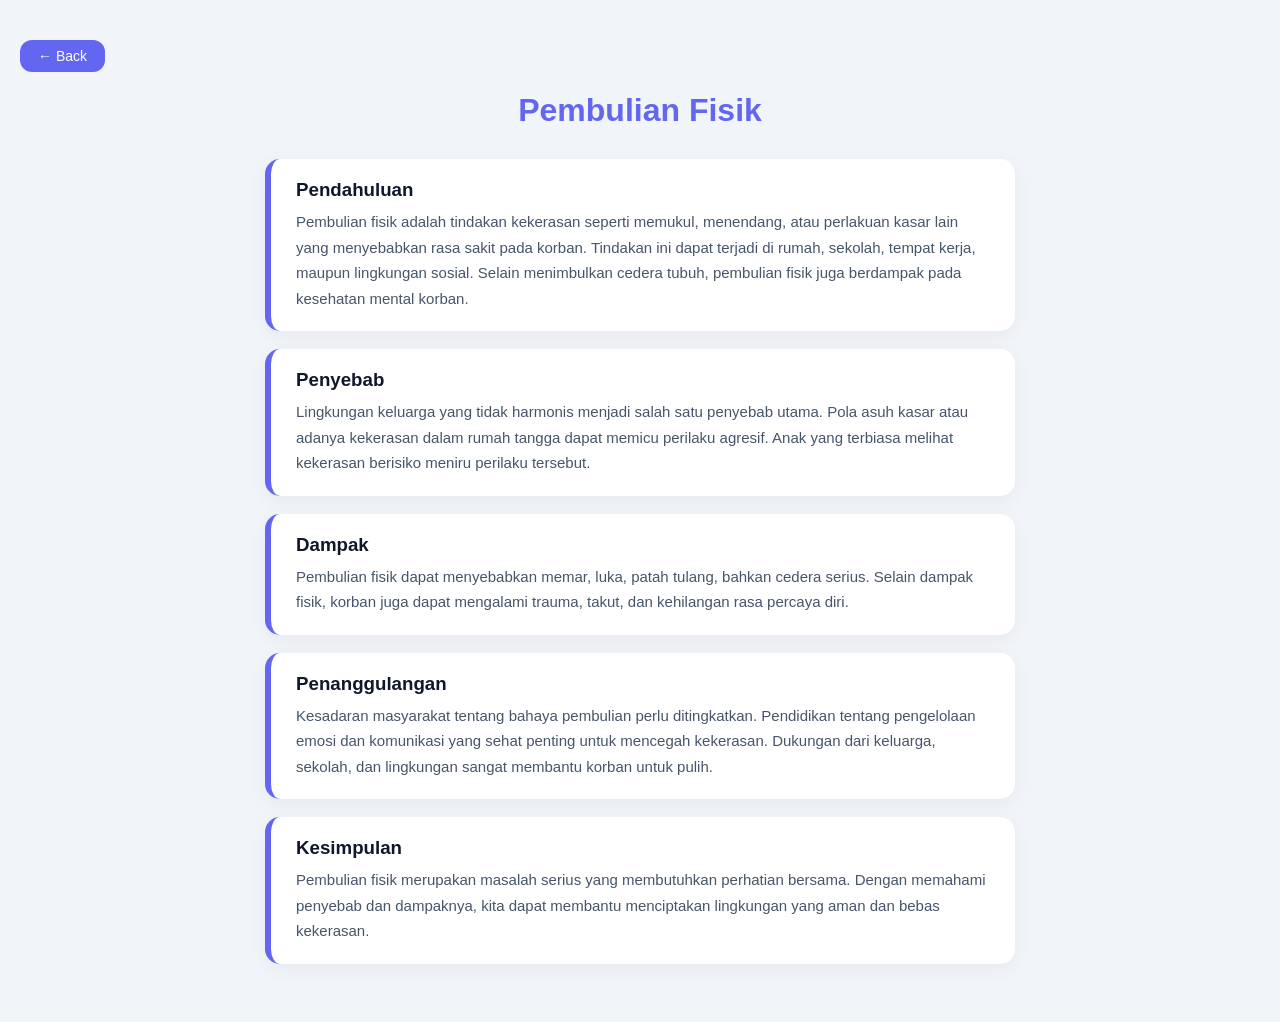
<file: article.html>
<!DOCTYPE html>
<html lang="en">

<head>
    <meta charset="UTF-8">
    <meta name="viewport" content="width=device-width, initial-scale=1.0">
    <link rel="stylesheet" href="article.css">
    <title>Article</title>
</head>

<body>

    <a href="index.html" class="back">← Back</a>

    <main class="article">

        <h1>Pembulian Fisik</h1>


        <div class="box">
            <h3>Pendahuluan</h3>
            <p>
                Pembulian fisik adalah tindakan kekerasan seperti memukul, menendang, atau perlakuan kasar lain yang
                menyebabkan rasa sakit pada korban.
                Tindakan ini dapat terjadi di rumah, sekolah, tempat kerja, maupun lingkungan sosial.
                Selain menimbulkan cedera tubuh, pembulian fisik juga berdampak pada kesehatan mental korban.
            </p>
        </div>


        <div class="box">
            <h3>Penyebab</h3>
            <p>
                Lingkungan keluarga yang tidak harmonis menjadi salah satu penyebab utama.
                Pola asuh kasar atau adanya kekerasan dalam rumah tangga dapat memicu perilaku agresif.
                Anak yang terbiasa melihat kekerasan berisiko meniru perilaku tersebut.
            </p>
        </div>


        <div class="box">
            <h3>Dampak</h3>
            <p>
                Pembulian fisik dapat menyebabkan memar, luka, patah tulang, bahkan cedera serius.
                Selain dampak fisik, korban juga dapat mengalami trauma, takut, dan kehilangan rasa percaya diri.
            </p>
        </div>


        <div class="box">
            <h3>Penanggulangan</h3>
            <p>
                Kesadaran masyarakat tentang bahaya pembulian perlu ditingkatkan.
                Pendidikan tentang pengelolaan emosi dan komunikasi yang sehat penting untuk mencegah kekerasan.
                Dukungan dari keluarga, sekolah, dan lingkungan sangat membantu korban untuk pulih.
            </p>
        </div>


        <div class="box">
            <h3>Kesimpulan</h3>
            <p>
                Pembulian fisik merupakan masalah serius yang membutuhkan perhatian bersama.
                Dengan memahami penyebab dan dampaknya, kita dapat membantu menciptakan lingkungan yang aman dan bebas
                kekerasan.
            </p>
        </div>


    </main>

</body>

</html>
</file>
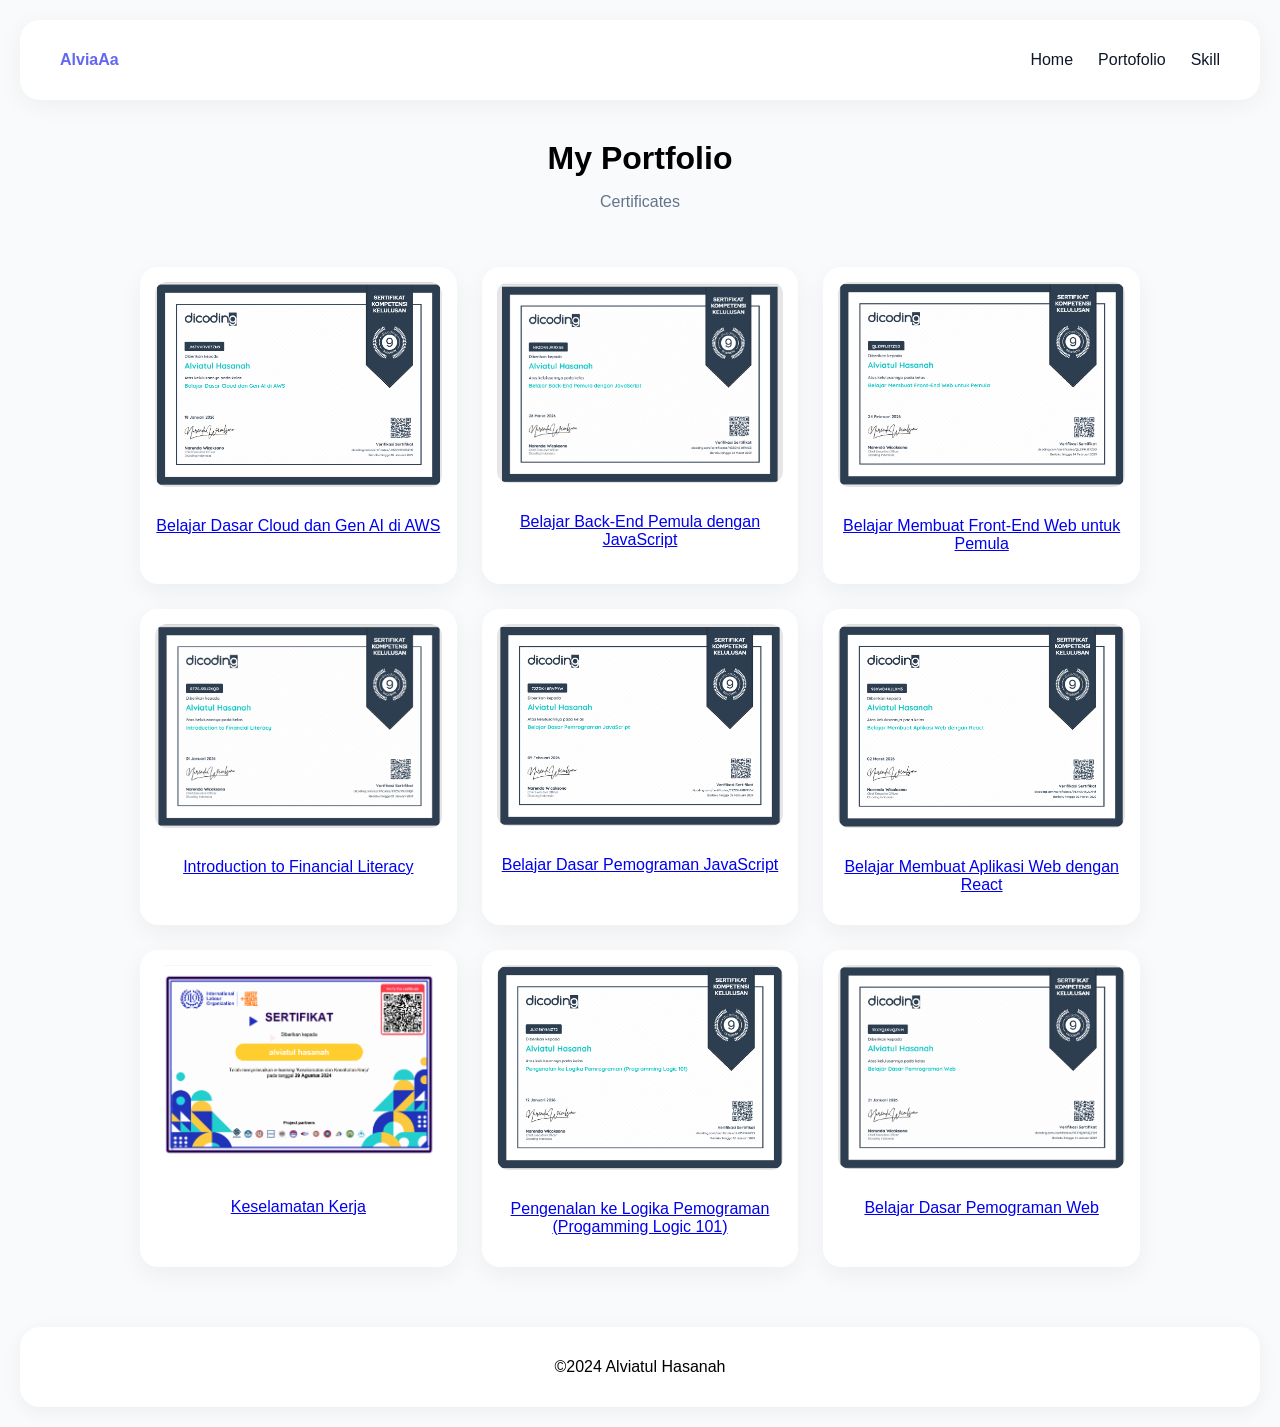
<file: portofolio.html>
<!DOCTYPE html>
<html lang="en">

<head>
  <meta charset="UTF-8">
  <meta name="viewport" content="width=device-width, initial-scale=1.0">
  <link rel="stylesheet" href="portofolio.css">
  <title>Portofolio</title>

</head>

<body>

  <header>
    <p class="logo">AlviaAa</p>
    <nav>
      <ul>
        <li><a href="index.html">Home</a></li>
        <li><a href="portofolio.html">Portofolio</a></li>
        <li><a href="skill.html">Skill</a></li>
      </ul>
    </nav>
  </header>


  <section class="title">
    <h1>My Portfolio</h1>
    <p>Certificates</p>
  </section>


  <main class="foto">

    <div class="certificate-grid">


      <div class="certificate-item">
        <a href="images/AI.pdf" target="_blank">
          <img src="images/Screenshot 2026-04-04 084900.png">
          <p>Belajar Dasar Cloud dan Gen AI di AWS</p>
        </a>
      </div>


      <div class="certificate-item">
        <a href="images/BE_JS.pdf" target="_blank">
          <img src="images/Screenshot 2026-04-04 084630.png">
          <p>Belajar Back-End Pemula dengan JavaScript </p>
        </a>
      </div>


      <div class="certificate-item">
        <a href="images/FE.pdf" target="_blank">
          <img src="images/Screenshot 2026-04-04 085205.png">
          <p>Belajar Membuat Front-End Web untuk Pemula</p>
        </a>
      </div>


      <div class="certificate-item">
        <a href="images/Financial_Literacy.pdf" target="_blank">
          <img src="images/Screenshot 2026-04-04 090002.png">
          <p>Introduction to Financial Literacy</p>
        </a>
      </div>


      <div class="certificate-item">
        <a href="images/JS.pdf" target="_blank">
          <img src="images/Screenshot 2026-04-04 090140.png">
          <p>Belajar Dasar Pemograman JavaScript</p>
        </a>
      </div>


      <div class="certificate-item">
        <a href="images/React.pdf" target="_blank">
          <img src="images/Screenshot 2026-04-04 090257.png">
          <p>Belajar Membuat Aplikasi Web dengan React</p>
        </a>
      </div>


      <div class="certificate-item">
        <a href="sertifikat/k3.pdf" target="_blank">
          <img src="images/Screenshot 2024-12-12 140658.png">
          <p>Keselamatan Kerja</p>
        </a>
      </div>

      <div class="certificate-item">
        <a href="images/Pemograman_Logic.pdf" target="_blank">
          <img src="images/Screenshot 2026-04-04 090444.png">
          <p>Pengenalan ke Logika Pemograman (Progamming Logic 101)</p>
        </a>
      </div>

      <div class="certificate-item">
        <a href="images/Pemograman_web.pdf" target="_blank">
          <img src="images/Screenshot 2026-04-04 090714.png">
          <p>Belajar Dasar Pemograman Web</p>
        </a>
      </div>

    </div>

  </main>


  <footer class="footer">
    <p>©2024 Alviatul Hasanah</p>
  </footer>


</body>

</html>
</file>
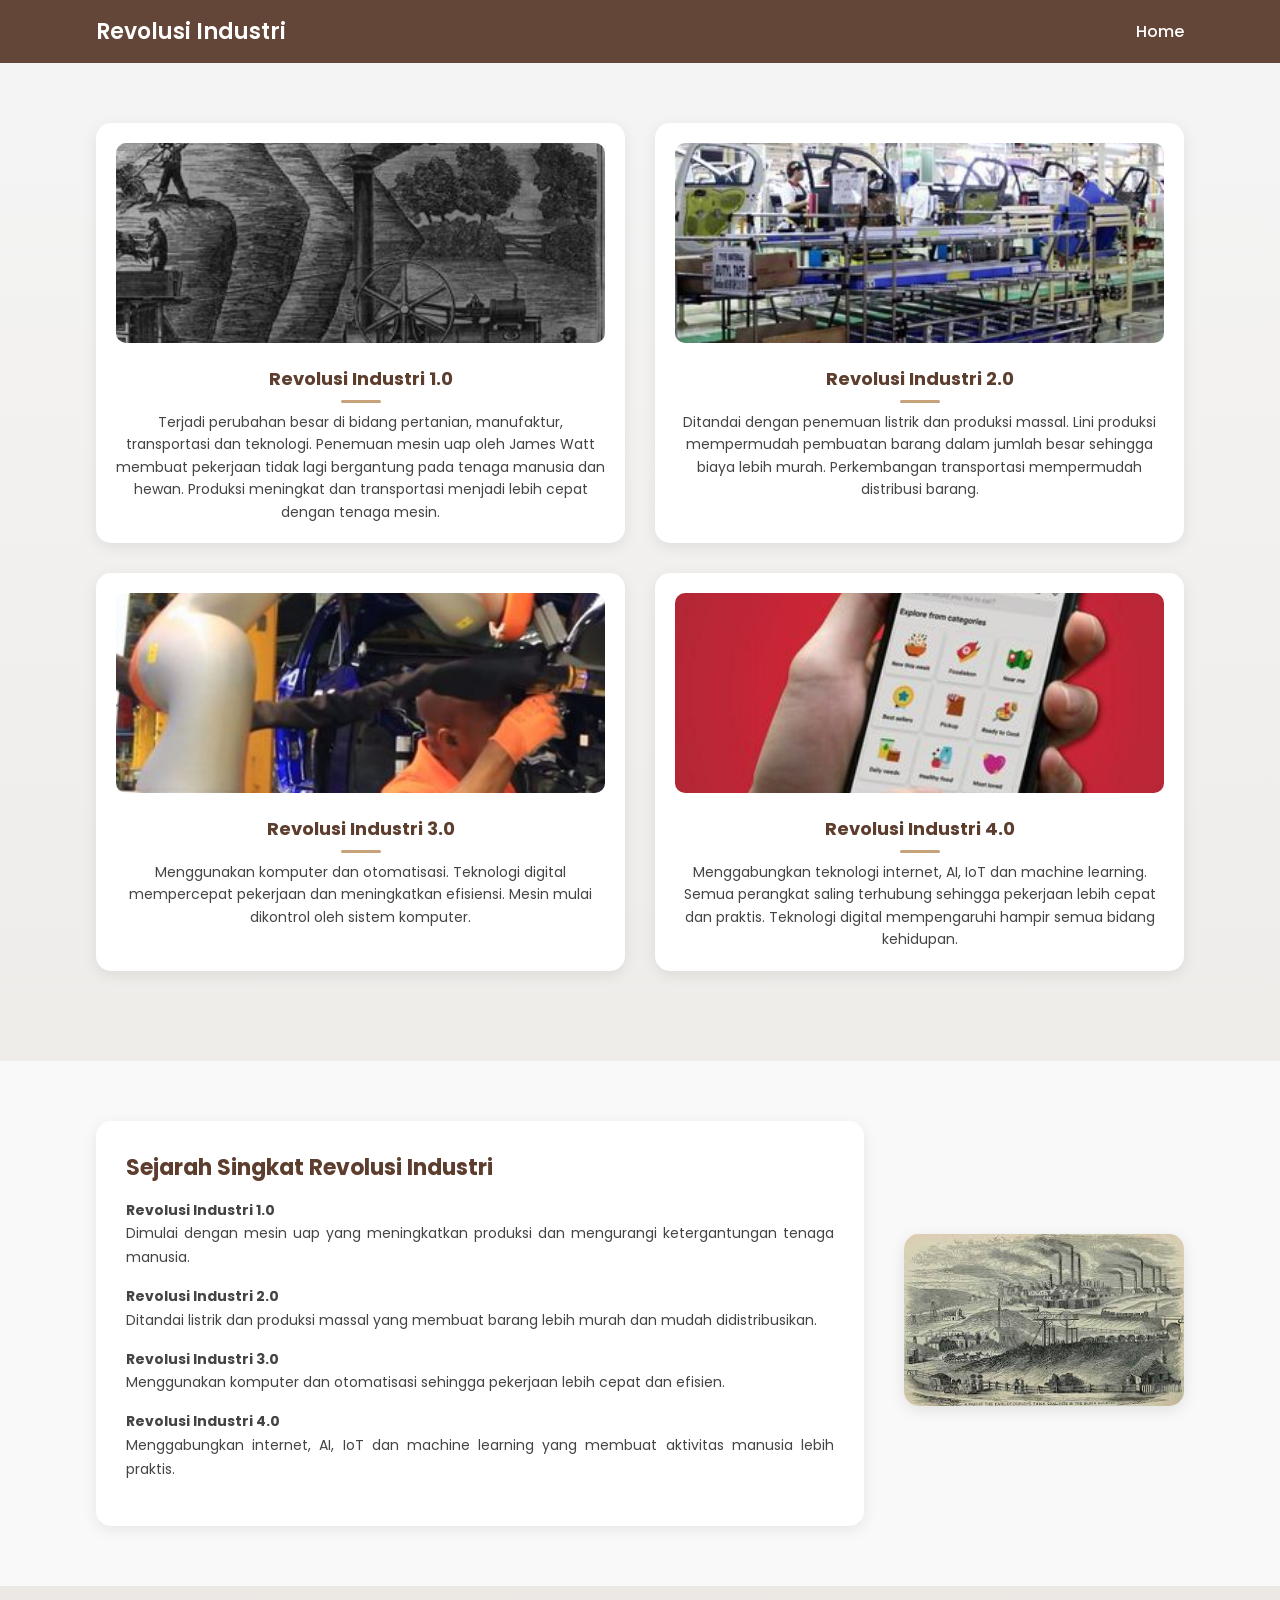
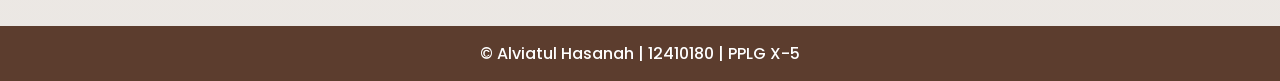
<file: sejarah.html>
<!DOCTYPE html>
<html lang="id">

<head>
    <meta charset="UTF-8">
    <meta name="viewport" content="width=device-width, initial-scale=1.0">
    <title>Revolusi Industri</title>
    <link rel="stylesheet" href="sejarah.css">
    <link href="https://fonts.googleapis.com/css2?family=Poppins:wght@300;400;600&display=swap" rel="stylesheet">
</head>
<body>

    <section id="main">
        <div class="container">

            <nav>

                <div class="logo">Revolusi Industri</div>

                <ul class="nav-list">
                    <li><a href="index.html">Home</a></li>
                </ul>

            </nav>

        </div>
    </section>

    <section id="services">
        <div class="container">

            <div class="services-container">

                <div class="services">
                    <img src="images/1.0.jpeg">
                    <h3>Revolusi Industri 1.0</h3>

                    <p>
                        Terjadi perubahan besar di bidang pertanian, manufaktur, transportasi dan teknologi.
                        Penemuan mesin uap oleh James Watt membuat pekerjaan tidak lagi bergantung pada tenaga manusia
                        dan hewan.
                        Produksi meningkat dan transportasi menjadi lebih cepat dengan tenaga mesin.
                    </p>

                </div>


                <div class="services">
                    <img src="images/2.0.jpg">
                    <h3>Revolusi Industri 2.0</h3>

                    <p>
                        Ditandai dengan penemuan listrik dan produksi massal.
                        Lini produksi mempermudah pembuatan barang dalam jumlah besar sehingga biaya lebih murah.
                        Perkembangan transportasi mempermudah distribusi barang.
                    </p>

                </div>

            </div>



            <div class="services-container">

                <div class="services">
                    <img src="images/3.0.jpg">
                    <h3>Revolusi Industri 3.0</h3>

                    <p>
                        Menggunakan komputer dan otomatisasi.
                        Teknologi digital mempercepat pekerjaan dan meningkatkan efisiensi.
                        Mesin mulai dikontrol oleh sistem komputer.
                    </p>

                </div>


                <div class="services">
                    <img src="images/4.0.jpeg">
                    <h3>Revolusi Industri 4.0</h3>

                    <p>
                        Menggabungkan teknologi internet, AI, IoT dan machine learning.
                        Semua perangkat saling terhubung sehingga pekerjaan lebih cepat dan praktis.
                        Teknologi digital mempengaruhi hampir semua bidang kehidupan.
                    </p>

                </div>

            </div>

        </div>
    </section>



    <section id="about-us">
        <div class="about-flex">
            <div class="about-container">
                <h3>Sejarah Singkat Revolusi Industri</h3>
                <p><strong>Revolusi Industri 1.0</strong><br>
                    Dimulai dengan mesin uap yang meningkatkan produksi dan mengurangi ketergantungan tenaga manusia.
                </p>
                <p><strong>Revolusi Industri 2.0</strong><br>
                    Ditandai listrik dan produksi massal yang membuat barang lebih murah dan mudah didistribusikan.</p>
                <p><strong>Revolusi Industri 3.0</strong><br>
                    Menggunakan komputer dan otomatisasi sehingga pekerjaan lebih cepat dan efisien.</p>
                <p><strong>Revolusi Industri 4.0</strong><br>
                    Menggabungkan internet, AI, IoT dan machine learning yang membuat aktivitas manusia lebih praktis.
                </p>

            </div>
            <div class="about-image">
                <img src="images/singkat.jpg">
            </div>

        </div>
    </section>
    <footer>
        <p>© Alviatul Hasanah | 12410180 | PPLG X-5</p>
    </footer>

</body>
</html>
</file>
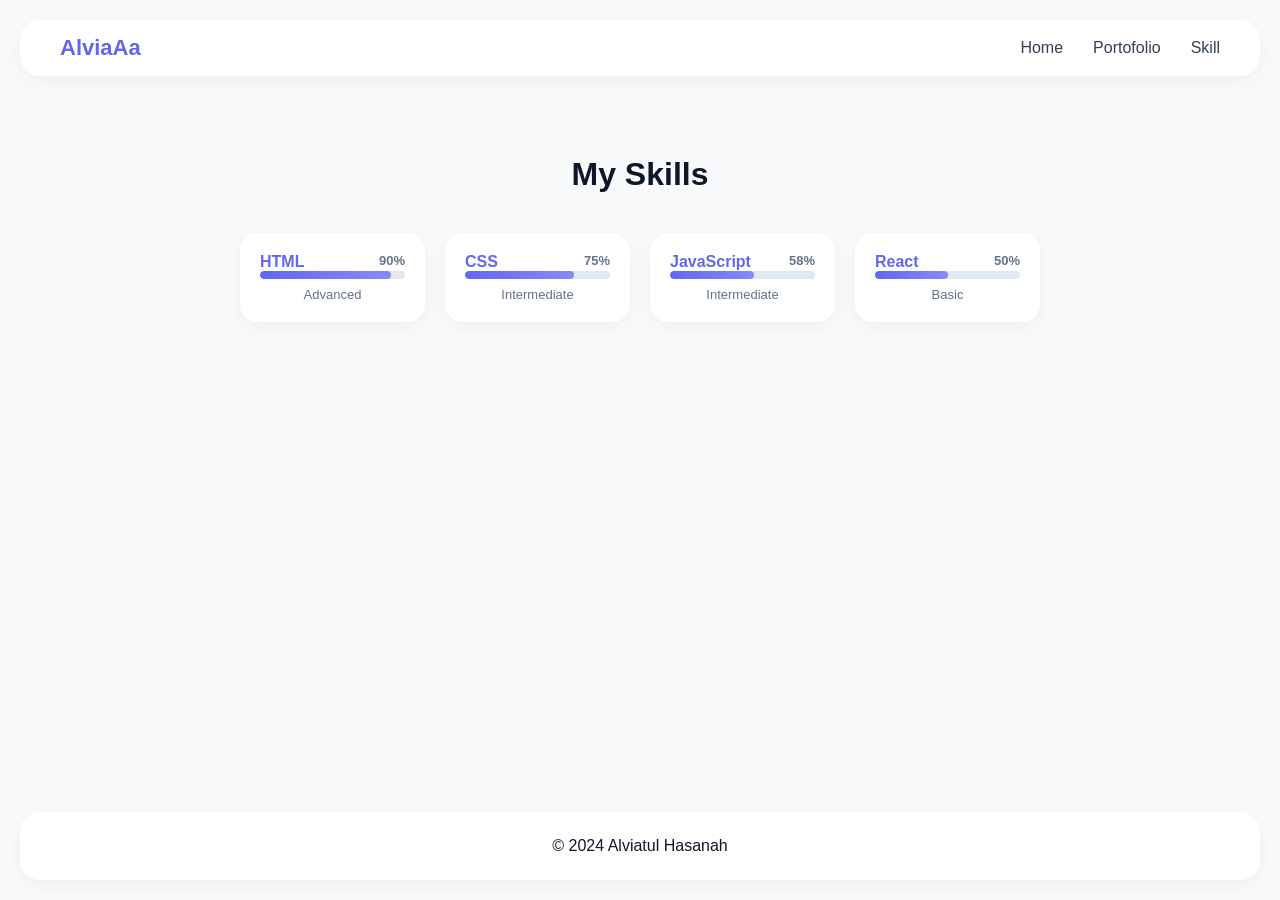
<file: skill.html>
<!DOCTYPE html>
<html lang="en">

<head>
    <meta charset="UTF-8">
    <meta name="viewport" content="width=device-width, initial-scale=1.0">
    <link rel="stylesheet" href="skill.css">
    <title>Skill</title>
</head>

<body>

    <header>
        <p class="logo">AlviaAa</p>

        <nav>
            <ul>
                <li><a href="index.html">Home</a></li>
                <li><a href="portofolio.html">Portofolio</a></li>
                <li><a href="skill.html">Skill</a></li>
            </ul>
        </nav>
    </header>


    <main class="skill-section">

        <h1>My Skills</h1>


        <div class="skill-grid">


            <div class="card">
                <h3>HTML <span>90%</span></h3>
                <div class="bar">
                    <div class="fill html"></div>
                </div>
                <p>Advanced</p>
            </div>

            <div class="card">
                <h3>CSS <span>75%</span></h3>
                <div class="bar">
                    <div class="fill css"></div>
                </div>
                <p>Intermediate</p>
            </div>

            <div class="card">
                <h3>JavaScript <span>58%</span></h3>
                <div class="bar">
                    <div class="fill js"></div>
                </div>
                <p>Intermediate</p>
            </div>

            <div class="card">
                <h3>React <span>50%</span></h3>
                <div class="bar">
                    <div class="fill react"></div>
                </div>
                <p>Basic</p>
            </div>

        </div>

    </main>


    <footer class="footer">
        <p>© 2024 Alviatul Hasanah</p>
    </footer>

</body>

</html>
</file>
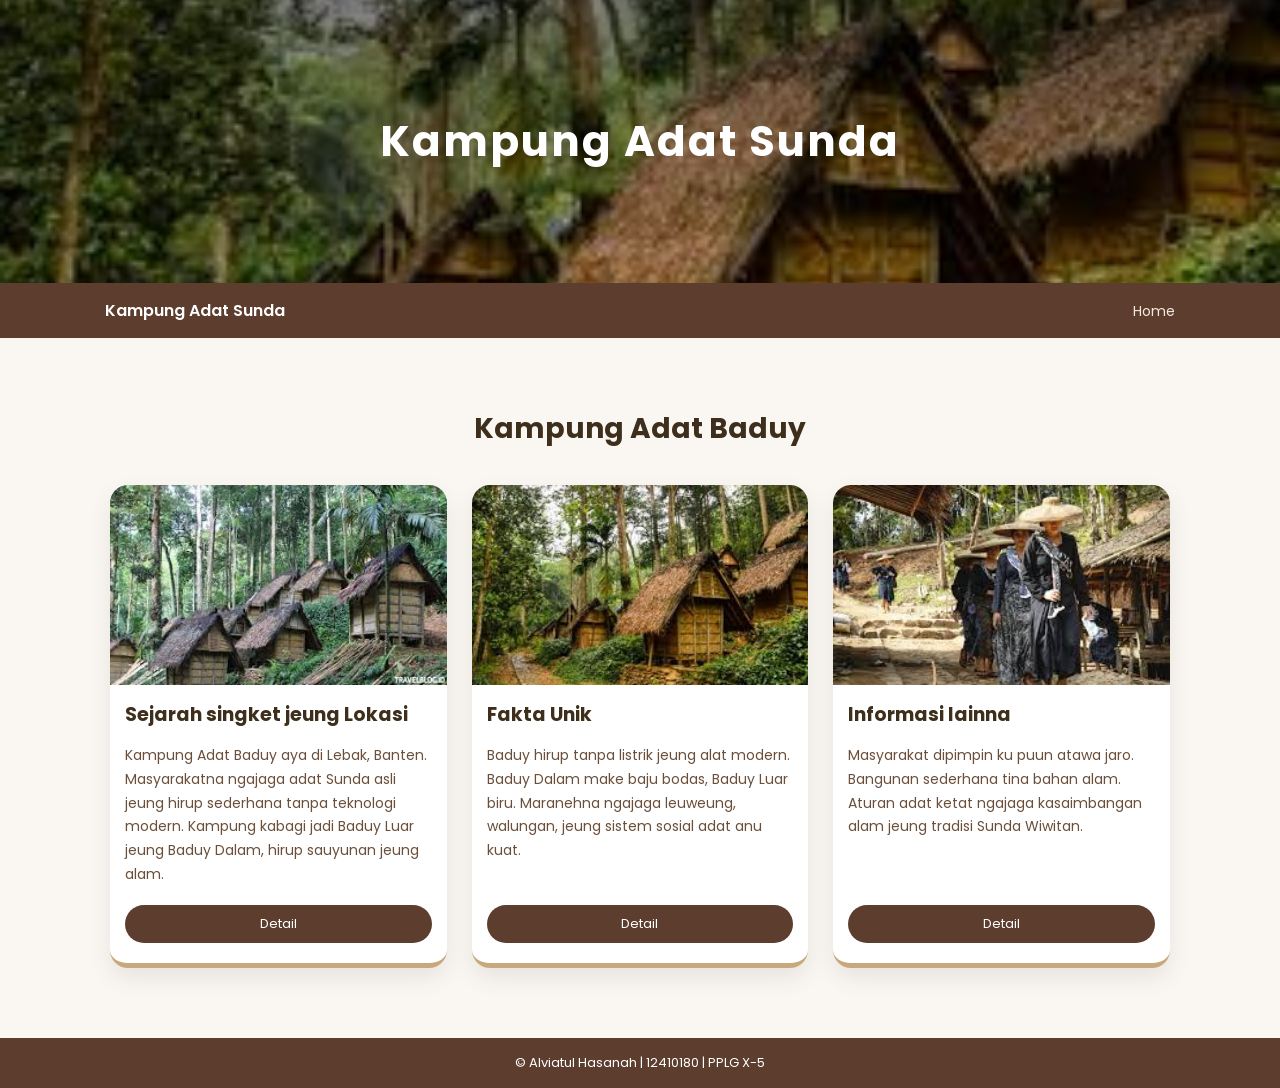
<file: sunda.html>
<!DOCTYPE html>
<html lang="en">

<head>
    <meta charset="UTF-8">
    <meta name="viewport" content="width=device-width, initial-scale=1.0">
    <title>Kampung Adat Sunda</title>
    <link rel="stylesheet" href="sunda.css">
    <link href="https://fonts.googleapis.com/css2?family=Poppins:wght@300;400;600&display=swap" rel="stylesheet">
</head>

<body>

    <header>
        <h1>Kampung Adat Sunda</h1>
    </header>

    <nav>
        <div class="navbar">
            <div class="logo"><a href="#">Kampung Adat Sunda</a></div>

            <ul class="menu">
                <li><a href="index.html">Home</a></li>
            </ul>

        </div>
    </nav>

    <main>

        <h2 class="judul">Kampung Adat Baduy</h2>

        <section class="destinasi">

            <div class="destinasi-item">
                <img src="images/rumah1.jpg">
                <h3>Sejarah singket jeung Lokasi</h3>
                <p>Kampung Adat Baduy aya di Lebak, Banten. Masyarakatna ngajaga adat Sunda asli jeung hirup sederhana
                    tanpa teknologi modern. Kampung kabagi jadi Baduy Luar jeung Baduy Dalam, hirup sauyunan jeung alam.
                </p>
                <button>Detail</button>
            </div>

            <div class="destinasi-item">
                <img src="images/rumah2.jpg">
                <h3>Fakta Unik</h3>
                <p>Baduy hirup tanpa listrik jeung alat modern. Baduy Dalam make baju bodas, Baduy Luar biru. Maranehna
                    ngajaga leuweung, walungan, jeung sistem sosial adat anu kuat.</p>
                <button>Detail</button>
            </div>

            <div class="destinasi-item">
                <img src="images/rumah3.jpg">
                <h3>Informasi lainna</h3>
                <p>Masyarakat dipimpin ku puun atawa jaro. Bangunan sederhana tina bahan alam. Aturan adat ketat ngajaga
                    kasaimbangan alam jeung tradisi Sunda Wiwitan.</p>
                <button>Detail</button>
            </div>

        </section>

    </main>

    <footer>
        <p>© Alviatul Hasanah | 12410180 | PPLG X-5</p>
    </footer>

</body>

</html>
</file>
<file: article.css>
*{
margin:0;
padding:0;
box-sizing:border-box;
font-family:'Poppins',sans-serif;
}

body{
background:#f1f5f9;
padding:40px 20px;
}


/* back */
.back{
text-decoration:none;
background:#6366f1;
color:white;
padding:8px 18px;
border-radius:12px;
font-size:14px;
display:inline-block;
margin-bottom:20px;
transition:.3s;
}

.back:hover{
background:#4f46e5;
}


/* container */
.article{
max-width:750px;
margin:auto;
}


/* title */
.article h1{
text-align:center;
margin-bottom:30px;
color:#6366f1;
font-size:32px;
}


/* card */
.box{
background:white;
padding:20px 25px;
margin-bottom:18px;
border-radius:15px;
border-left:6px solid #6366f1;
box-shadow:0 5px 20px rgba(0,0,0,0.05);
transition:.3s;
}

.box:hover{
transform:translateY(-3px);
}


/* subtitle */
.box h3{
margin-bottom:8px;
color:#0f172a;
}


/* text */
.box p{
color:#475569;
line-height:1.7;
font-size:15px;
}
</file>
<file: portofolio.css>
body{
font-family:'Poppins',sans-serif;
background:#f8fafc;
margin:0;
}

/* HEADER */
header{
display:flex;
justify-content:space-between;
align-items:center;
padding:15px 40px;
margin:20px;
background:white;
border-radius:20px;
box-shadow:0 5px 25px rgba(0,0,0,0.05);
}

.logo{
font-weight:600;
color:#6366f1;
}

nav ul{
display:flex;
gap:25px;
list-style:none;
}

nav a{
text-decoration:none;
color:#0f172a;
font-weight:500;
}

nav a:hover{
color:#6366f1;
}

/* TITLE */
.title{
text-align:center;
margin-top:40px;
}

.title h1{
font-size:32px;
margin-bottom:5px;
}

.title p{
color:#64748b;
}

/* GRID */
.foto{
padding:40px;
}

.certificate-grid{
display:grid;
grid-template-columns:repeat(auto-fit,minmax(250px,1fr));
gap:25px;
max-width:1000px;
margin:auto;
}

/* CARD */
.certificate-item{
background:white;
padding:15px;
border-radius:18px;
box-shadow:0 8px 25px rgba(0,0,0,0.05);
transition:.3s;
text-align:center;
}

.certificate-item:hover{
transform:translateY(-8px) scale(1.02);
}

.certificate-item img{
width:100%;
border-radius:12px;
margin-bottom:10px;
}

/* FOOTER */
.footer{
margin:20px;
padding:15px;
text-align:center;
background:white;
border-radius:20px;
box-shadow:0 5px 20px rgba(0,0,0,0.05);
}
</file>
<file: sejarah.css>
*{
margin:0;
padding:0;
box-sizing:border-box;
font-family:Poppins,Arial,sans-serif;
}

body{
background:#f5f5f5;
}



/* navbar */
#main{
background:#5c3d2e;
padding:15px 0;
}

.container{
width:85%;
margin:auto;
}

nav{
display:flex;
justify-content:space-between;
align-items:center;
}

.logo{
color:white;
font-size:22px;
font-weight:600;
}

.nav-list{
display:flex;
list-style:none;
gap:25px;
}

.nav-list a{
color:white;
text-decoration:none;
font-weight:500;
}



/* services */
#services{
padding:60px 0;
}

.services-container{
display:flex;
gap:30px;
margin-bottom:30px;
}

.services{
background:white;
padding:20px;
border-radius:15px;
box-shadow:0 4px 15px rgba(0,0,0,.08);
text-align:center;
flex:1;
transition:.3s;
}

.services:hover{
transform:translateY(-5px);
}

.services img{
width:100%;
height:200px;
object-fit:cover;
border-radius:10px;
margin-bottom:15px;
}

.services h3{
margin-bottom:10px;
color:#5c3d2e;
}

.services p{
font-size:14px;
color:#444;
line-height:1.6;
}



/* about */
#about-us{
padding:60px 0;
background:#f9f9f9;
}

.about-flex{
display:flex;
gap:40px;
align-items:center;
justify-content:center;
width:85%;
margin:auto;
}

.about-container{
background:white;
padding:30px;
border-radius:15px;
box-shadow:0 4px 15px rgba(0,0,0,.08);
flex:1;
}

.about-container h3{
margin-bottom:15px;
color:#5c3d2e;
font-size:22px;
}

.about-container p{
margin-bottom:15px;
font-size:14px;
color:#444;
line-height:1.7;
}

.about-image img{
width:280px;
border-radius:15px;
box-shadow:0 4px 15px rgba(0,0,0,.1);
}



/* footer */
footer{
background:#5c3d2e;
color:white;
text-align:center;
padding:15px;
margin-top:40px;
font-weight:500;
}

/* efek hover card */
.services:hover{
transform:translateY(-8px);
box-shadow:0 8px 25px rgba(0,0,0,.15);
}

/* judul lebih hidup */
.services h3{
color:#5c3d2e;
font-size:18px;
margin-bottom:8px;
}

/* garis kecil bawah judul */
.services h3::after{
content:"";
display:block;
width:40px;
height:3px;
background:#c8a27a;
margin:8px auto 0;
border-radius:2px;
}

/* background biar ga polos */
body{
background:linear-gradient(to bottom,#f5f5f5,#ebe7e3);
}

/* navbar dikit transparan modern */
#main{
background:rgba(92,61,46,.95);
backdrop-filter:blur(5px);
}

/* animasi dikit */
.services{
transition:.3s ease;
}

/* teks about biar enak dibaca */
.about-container p{
text-align:justify;
}
</file>
<file: skill.css>
*{
margin:0;
padding:0;
box-sizing:border-box;
font-family:'Poppins',sans-serif;
}

body{
background:#f8fafc;
color:#0f172a;
display:flex;
flex-direction:column;
min-height:100vh;
}


/* HEADER */
header{
display:flex;
justify-content:space-between;
align-items:center;
padding:15px 40px;
margin:20px;
background:white;
border-radius:20px;
box-shadow:0 5px 25px rgba(0,0,0,0.05);
}

.logo{
font-size:22px;
font-weight:700;
color:#6366f1;
}

nav ul{
display:flex;
gap:30px;
list-style:none;
}

nav a{
text-decoration:none;
color:#334155;
position:relative;
}

nav a::after{
content:"";
position:absolute;
bottom:-5px;
left:0;
width:0;
height:2px;
background:#6366f1;
transition:.3s;
}

nav a:hover::after{
width:100%;
}


/* SECTION */
.skill-section{
flex:1;
padding:60px 20px;
text-align:center;
}

.skill-section h1{
margin-bottom:40px;
font-size:32px;
}


/* GRID */
.skill-grid{
display:grid;
grid-template-columns:repeat(auto-fit,minmax(180px,1fr));
gap:20px;
max-width:800px;
margin:auto;
}


/* CARD */
.card{
background:white;
padding:20px;
border-radius:18px;
box-shadow:0 5px 20px rgba(0,0,0,0.05);
transition:.3s;
}

.card:hover{
transform:translateY(-8px);
box-shadow:0 15px 35px rgba(0,0,0,0.08);
}

.card h3{
display:flex;
justify-content:space-between;
font-size:16px;
color:#6366f1;
}

.card span{
font-size:13px;
color:#64748b;
}

.card p{
margin-top:8px;
font-size:13px;
color:#64748b;
}


/* BAR */
.bar{
width:100%;
height:8px;
background:#e2e8f0;
border-radius:20px;
overflow:hidden;
}

.fill{
height:100%;
background:linear-gradient(90deg,#6366f1,#818cf8);
border-radius:20px;
}


/* LEVEL WIDTH */
.html{width:90%;}
.css{width:75%;}
.js{width:58%;}
.react{width:50%;}
.backend{width:55%;}
.ai{width:45%;}


/* FOOTER */
.footer{
margin:20px;
padding:25px;
text-align:center;
background:white;
border-radius:20px;
box-shadow:0 5px 20px rgba(0,0,0,0.05);
}
</file>
<file: sunda.css>
*{
margin:0;
padding:0;
box-sizing:border-box;
font-family:'Poppins',sans-serif;
}

body{
background:#faf7f2;
color:#3e2f1c;
}

/* header */
header{
background:url(images/rumah2.jpg) center/cover no-repeat;
padding:110px 20px;
text-align:center;
color:white;
position:relative;
}

header::before{
content:'';
position:absolute;
inset:0;
background:linear-gradient(to bottom,rgba(0,0,0,.5),rgba(0,0,0,.2));
}

header h1{
position:relative;
font-size:42px;
letter-spacing:2px;
}

/* navbar */
nav{
background:#5c3d2e;
}

.navbar{
display:flex;
justify-content:space-between;
align-items:center;
max-width:1100px;
margin:auto;
padding:15px;
}

.logo a{
color:white;
text-decoration:none;
font-weight:600;
}

.menu{
display:flex;
list-style:none;
gap:25px;
}

.menu a{
text-decoration:none;
color:#f3e9dc;
font-size:14px;
transition:.3s;
}

.menu a:hover{
color:#ffd89c;
}

/* main */
main{
max-width:1100px;
margin:50px auto;
padding:20px;
}

.judul{
text-align:center;
margin-bottom:35px;
font-size:28px;
}

.destinasi h2{
text-align:center;
margin-bottom:35px;
font-size:28px;
}

/* grid */
.destinasi{
display:grid;
grid-template-columns:repeat(auto-fit,minmax(260px,1fr));
gap:25px;
align-items:stretch;
}

/* card */
.destinasi-item{
background:white;
border-radius:18px;
overflow:hidden;
box-shadow:0 10px 25px rgba(0,0,0,.08);
border-bottom:5px solid #c8a97e;
transition:.3s;

display:flex;
flex-direction:column;
height:100%;
}

.destinasi-item:hover{
transform:translateY(-6px);
}

/* image */
.destinasi-item img{
width:100%;
height:200px;
object-fit:cover;
}

/* text */
.destinasi-item h3{
margin:15px;
font-size:19px;
}

.destinasi-item p{
margin:0 15px 18px;
font-size:14px;
line-height:1.7;
color:#6b4f3a;
flex-grow:1;
}

/* button */
.destinasi-item button{
margin:0 15px 20px;
padding:9px 18px;
border:none;
border-radius:25px;
background:#5c3d2e;
color:white;
cursor:pointer;
font-size:13px;
transition:.3s;
}

.destinasi-item button:hover{
background:#8b5e3c;
}

/* footer */
footer{
background:#5c3d2e;
color:white;
text-align:center;
padding:15px;
margin-top:40px;
font-size:13px;
}
</file>
